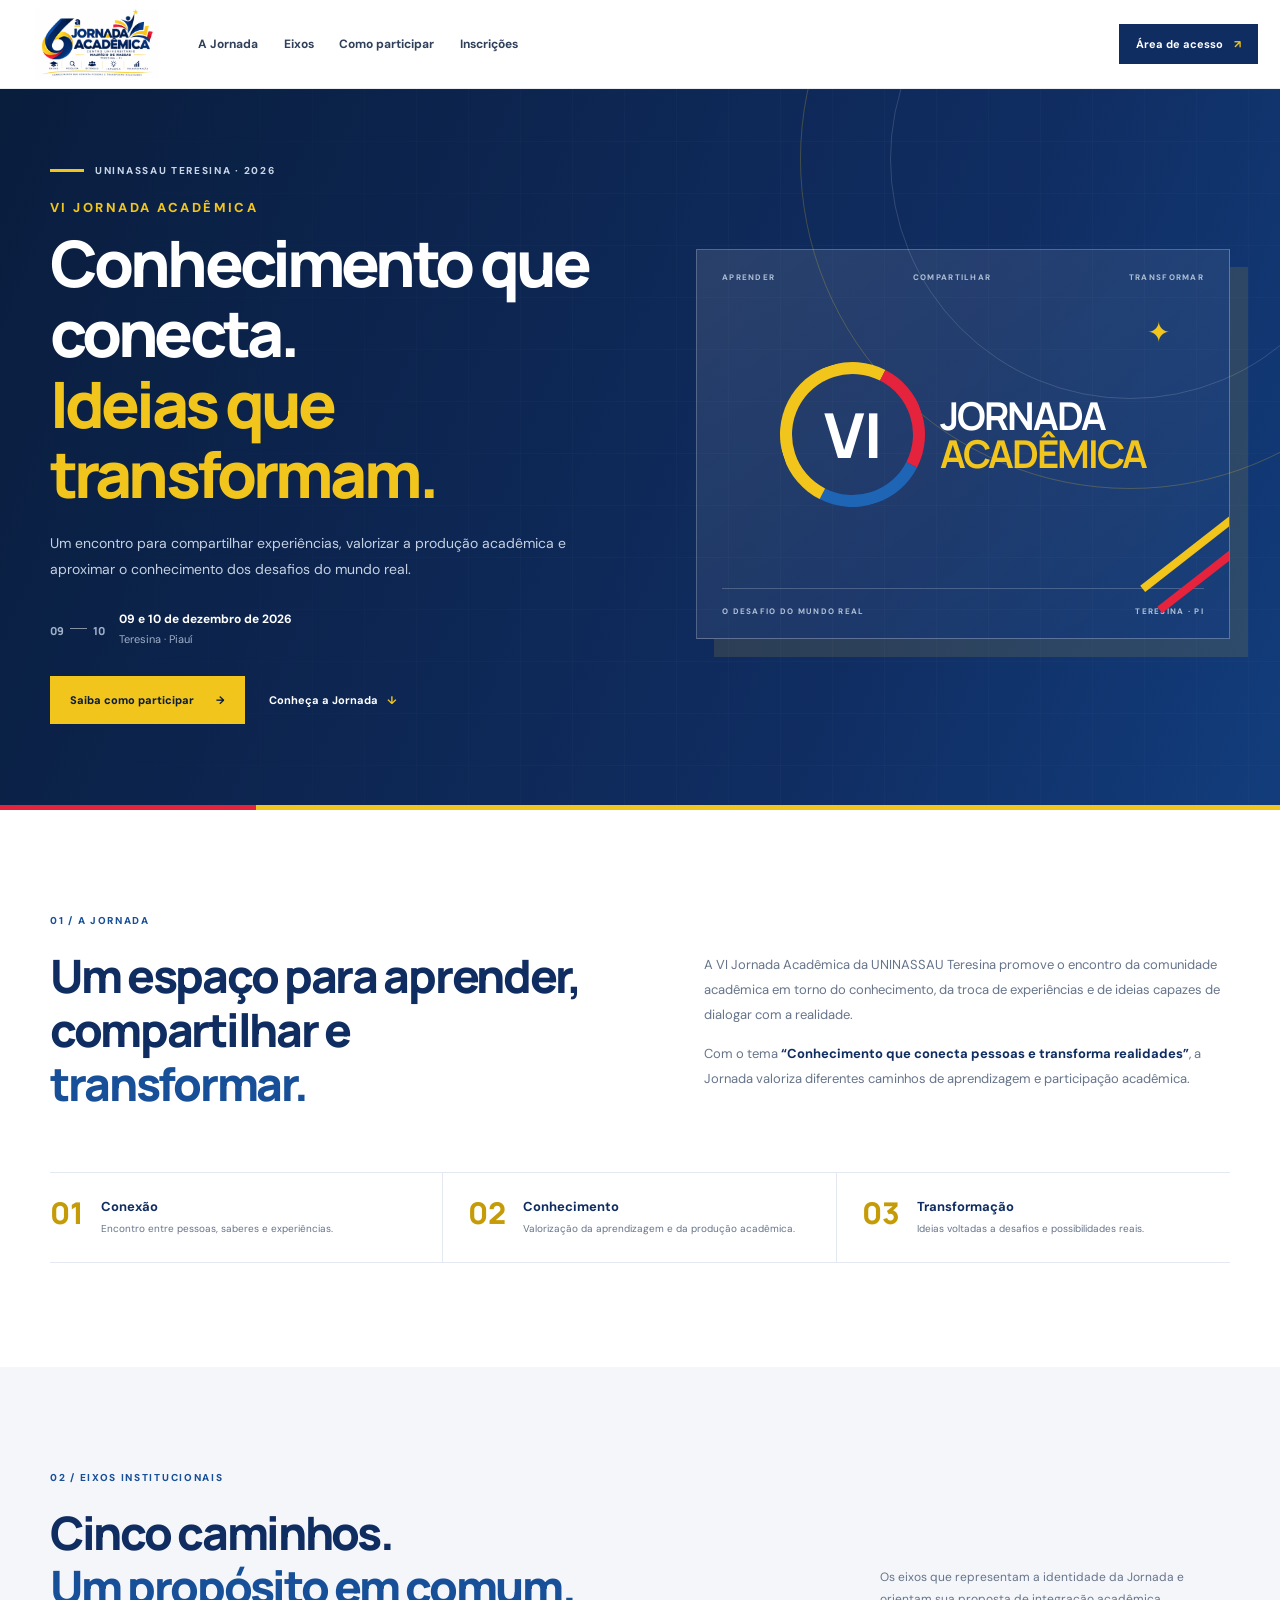
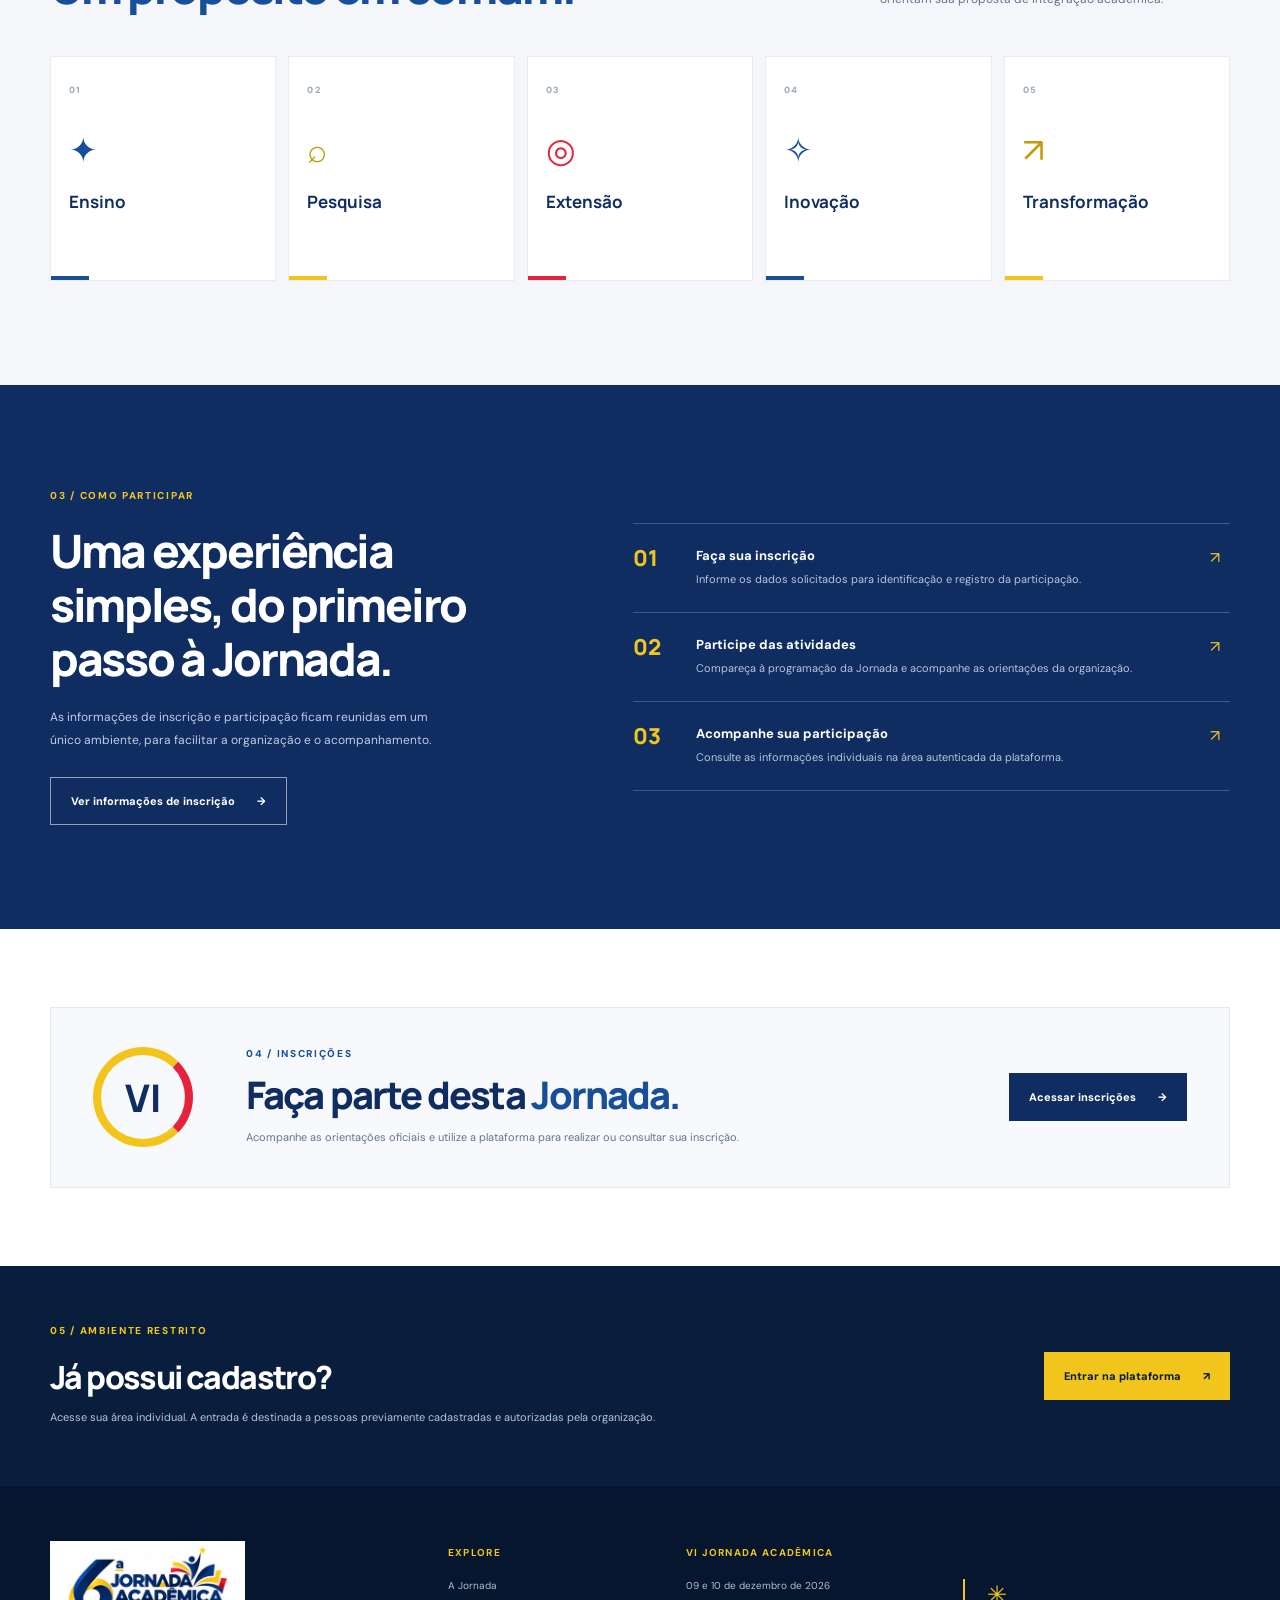
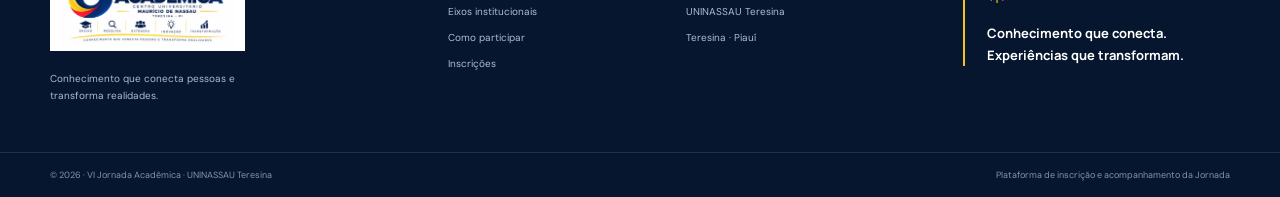
<file: index.html>
<!DOCTYPE html>
<html lang="pt-BR">
<head>
  <meta charset="UTF-8">
  <meta name="viewport" content="width=device-width, initial-scale=1.0">
  <meta name="description" content="VI Jornada Acadêmica da UNINASSAU Teresina. Conhecimento que conecta pessoas e transforma realidades.">
  <meta name="theme-color" content="#102d62">
  <title>VI Jornada Acadêmica | UNINASSAU Teresina</title>
  <link rel="preconnect" href="https://fonts.googleapis.com">
  <link rel="preconnect" href="https://fonts.gstatic.com" crossorigin>
  <link href="https://fonts.googleapis.com/css2?family=DM+Sans:wght@400;500;600;700&family=Manrope:wght@400;500;600;700;800&display=swap" rel="stylesheet">
  <link rel="stylesheet" href="css/style.css">
  <script defer src="js/main.js"></script>
</head>
<body>
  <a class="skip-link" href="#conteudo">Pular para o conteúdo</a>

  <header class="site-header">
    <div class="header-inner">
      <a class="brand" href="#inicio" aria-label="VI Jornada Acadêmica, início">
        <img src="assets/logo-jornada-original.png" alt="Logo oficial da VI Jornada Acadêmica">
      </a>

      <button class="menu-toggle" id="menuToggle" aria-label="Abrir navegação" aria-expanded="false" aria-controls="mainNav">
        <span></span><span></span><span></span>
      </button>

      <nav class="main-nav" id="mainNav" aria-label="Navegação principal">
        <a href="#jornada">A Jornada</a>
        <a href="#eixos">Eixos</a>
        <a href="#participar">Como participar</a>
        <a href="inscricao.html">Inscrições</a>
      </nav>

      <a class="header-access" href="#acesso">Área de acesso <span aria-hidden="true">↗</span></a>
    </div>
  </header>

  <main id="conteudo">
    <section class="hero" id="inicio">
      <div class="hero-grid-pattern" aria-hidden="true"></div>
      <div class="hero-orbit hero-orbit-one" aria-hidden="true"></div>
      <div class="hero-orbit hero-orbit-two" aria-hidden="true"></div>
      <div class="hero-content">
        <div class="hero-copy">
          <p class="eyebrow"><span></span> UNINASSAU TERESINA · 2026</p>
          <p class="hero-overline">VI JORNADA ACADÊMICA</p>
          <h1>Conhecimento que conecta.<br><em>Ideias que transformam.</em></h1>
          <p class="hero-description">Um encontro para compartilhar experiências, valorizar a produção acadêmica e aproximar o conhecimento dos desafios do mundo real.</p>
          <div class="hero-details">
            <div class="date-mark" aria-hidden="true"><span>09</span><i></i><span>10</span></div>
            <div><strong>09 e 10 de dezembro de 2026</strong><span>Teresina · Piauí</span></div>
          </div>
          <div class="hero-actions">
            <a class="button button-gold" href="#inscricoes">Saiba como participar <span aria-hidden="true">→</span></a>
            <a class="hero-secondary" href="#jornada">Conheça a Jornada <span aria-hidden="true">↓</span></a>
          </div>
        </div>

        <div class="hero-art" aria-label="Identidade visual da VI Jornada Acadêmica">
          <div class="art-top"><span>APRENDER</span><span>COMPARTILHAR</span><span>TRANSFORMAR</span></div>
          <div class="art-emblem">
            <div class="emblem-ring"><span>VI</span></div>
            <div class="emblem-title">JORNADA<br><b>ACADÊMICA</b></div>
            <div class="emblem-star" aria-hidden="true">✦</div>
          </div>
          <div class="art-bottom"><span>O DESAFIO DO MUNDO REAL</span><span>TERESINA · PI</span></div>
          <div class="art-ribbon ribbon-yellow" aria-hidden="true"></div>
          <div class="art-ribbon ribbon-red" aria-hidden="true"></div>
        </div>
      </div>
      <div class="hero-bottom-line"><span></span></div>
    </section>

    <section class="event-intro section-pad" id="jornada">
      <div class="section-wrap intro-layout">
        <div class="intro-heading">
          <p class="section-kicker">01 / A JORNADA</p>
          <h2>Um espaço para aprender, compartilhar e <span>transformar.</span></h2>
        </div>
        <div class="intro-body">
          <p>A VI Jornada Acadêmica da UNINASSAU Teresina promove o encontro da comunidade acadêmica em torno do conhecimento, da troca de experiências e de ideias capazes de dialogar com a realidade.</p>
          <p>Com o tema <strong>“Conhecimento que conecta pessoas e transforma realidades”</strong>, a Jornada valoriza diferentes caminhos de aprendizagem e participação acadêmica.</p>
        </div>
      </div>
      <div class="section-wrap intro-highlights">
        <article class="highlight-item"><span class="highlight-number">01</span><div><strong>Conexão</strong><p>Encontro entre pessoas, saberes e experiências.</p></div></article>
        <article class="highlight-item"><span class="highlight-number">02</span><div><strong>Conhecimento</strong><p>Valorização da aprendizagem e da produção acadêmica.</p></div></article>
        <article class="highlight-item"><span class="highlight-number">03</span><div><strong>Transformação</strong><p>Ideias voltadas a desafios e possibilidades reais.</p></div></article>
      </div>
    </section>

    <section class="axes-section section-pad" id="eixos">
      <div class="section-wrap">
        <div class="section-heading">
          <div><p class="section-kicker">02 / EIXOS INSTITUCIONAIS</p><h2>Cinco caminhos.<br><span>Um propósito em comum.</span></h2></div>
          <p>Os eixos que representam a identidade da Jornada e orientam sua proposta de integração acadêmica.</p>
        </div>
        <div class="axes-list">
          <article class="axis-card axis-blue"><span class="axis-index">01</span><span class="axis-symbol" aria-hidden="true">✦</span><h3>Ensino</h3><span class="axis-line"></span></article>
          <article class="axis-card axis-gold"><span class="axis-index">02</span><span class="axis-symbol" aria-hidden="true">⌕</span><h3>Pesquisa</h3><span class="axis-line"></span></article>
          <article class="axis-card axis-red"><span class="axis-index">03</span><span class="axis-symbol" aria-hidden="true">◎</span><h3>Extensão</h3><span class="axis-line"></span></article>
          <article class="axis-card axis-blue"><span class="axis-index">04</span><span class="axis-symbol" aria-hidden="true">✧</span><h3>Inovação</h3><span class="axis-line"></span></article>
          <article class="axis-card axis-gold"><span class="axis-index">05</span><span class="axis-symbol" aria-hidden="true">↗</span><h3>Transformação</h3><span class="axis-line"></span></article>
        </div>
      </div>
    </section>

    <section class="participate-section section-pad" id="participar">
      <div class="section-wrap participate-layout">
        <div class="participate-heading">
          <p class="section-kicker section-kicker-light">03 / COMO PARTICIPAR</p>
          <h2>Uma experiência simples, do primeiro passo à Jornada.</h2>
          <p>As informações de inscrição e participação ficam reunidas em um único ambiente, para facilitar a organização e o acompanhamento.</p>
          <a class="button button-outline" href="#inscricoes">Ver informações de inscrição <span aria-hidden="true">→</span></a>
        </div>
        <div class="participate-steps">
          <article class="step-item"><span class="step-number">01</span><div><h3>Faça sua inscrição</h3><p>Informe os dados solicitados para identificação e registro da participação.</p></div><span class="step-arrow" aria-hidden="true">↗</span></article>
          <article class="step-item"><span class="step-number">02</span><div><h3>Participe das atividades</h3><p>Compareça à programação da Jornada e acompanhe as orientações da organização.</p></div><span class="step-arrow" aria-hidden="true">↗</span></article>
          <article class="step-item"><span class="step-number">03</span><div><h3>Acompanhe sua participação</h3><p>Consulte as informações individuais na área autenticada da plataforma.</p></div><span class="step-arrow" aria-hidden="true">↗</span></article>
        </div>
      </div>
    </section>

    <section class="registration-section section-pad" id="inscricoes">
      <div class="section-wrap registration-panel">
        <div class="registration-mark" aria-hidden="true">VI<span>JA</span></div>
        <div class="registration-copy">
          <p class="section-kicker">04 / INSCRIÇÕES</p>
          <h2>Faça parte desta <span>Jornada.</span></h2>
          <p>Acompanhe as orientações oficiais e utilize a plataforma para realizar ou consultar sua inscrição.</p>
        </div>
        <a class="button button-navy" href="inscricao.html">Acessar inscrições <span aria-hidden="true">→</span></a>
      </div>
    </section>

    <section class="access-section" id="acesso">
      <div class="section-wrap access-inner">
        <div><p class="section-kicker section-kicker-light">05 / AMBIENTE RESTRITO</p><h2>Já possui cadastro?</h2><p>Acesse sua área individual. A entrada é destinada a pessoas previamente cadastradas e autorizadas pela organização.</p></div>
        <a class="button button-gold" href="login.html">Entrar na plataforma <span aria-hidden="true">↗</span></a>
      </div>
    </section>
  </main>

  <footer class="site-footer">
    <div class="section-wrap footer-top">
      <div class="footer-identity">
        <img src="assets/logo-jornada-original.png" alt="Logo oficial da VI Jornada Acadêmica">
        <p>Conhecimento que conecta pessoas e transforma realidades.</p>
      </div>
      <div class="footer-column"><h3>Explore</h3><a href="#jornada">A Jornada</a><a href="#eixos">Eixos institucionais</a><a href="#participar">Como participar</a><a href="inscricao.html">Inscrições</a></div>
      <div class="footer-column"><h3>VI Jornada Acadêmica</h3><span>09 e 10 de dezembro de 2026</span><span>UNINASSAU Teresina</span><span>Teresina · Piauí</span></div>
      <div class="footer-signoff"><span class="footer-star" aria-hidden="true">✳</span><strong>Conhecimento que conecta.<br>Experiências que transformam.</strong></div>
    </div>
    <div class="footer-bottom"><div class="section-wrap footer-bottom-inner"><span>© 2026 · VI Jornada Acadêmica · UNINASSAU Teresina</span><span>Plataforma de inscrição e acompanhamento da Jornada</span></div></div>
  </footer>
</body>
</html>
</file>
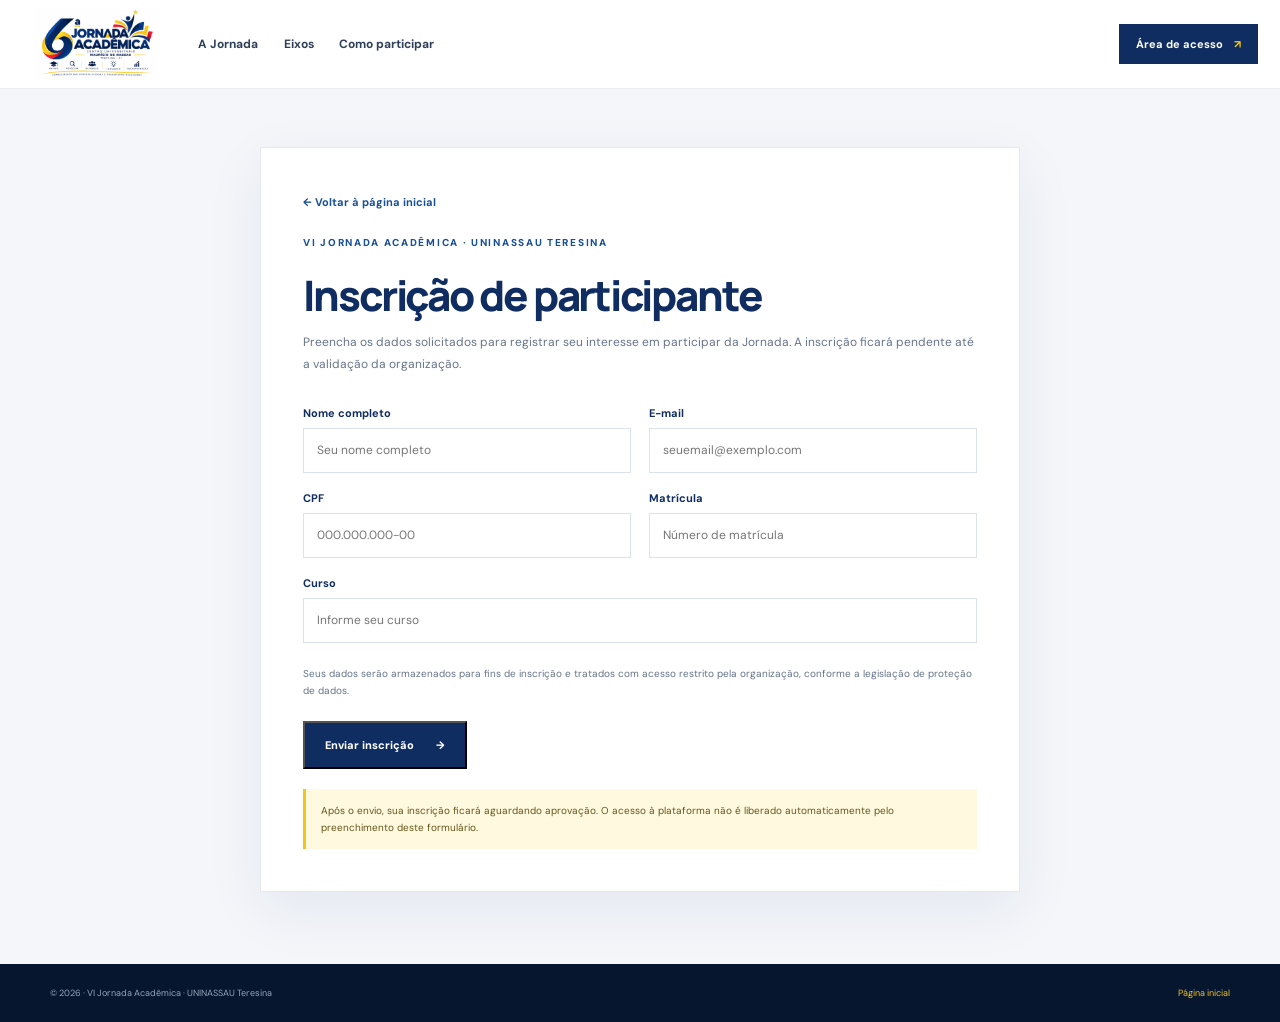
<file: inscricao.html>
<!DOCTYPE html>
<html lang="pt-BR">
<head>
  <meta charset="UTF-8"><meta name="viewport" content="width=device-width, initial-scale=1.0">
  <meta name="theme-color" content="#102d62"><title>Inscrições | VI Jornada Acadêmica</title>
  <link rel="preconnect" href="https://fonts.googleapis.com"><link rel="preconnect" href="https://fonts.gstatic.com" crossorigin>
  <link href="https://fonts.googleapis.com/css2?family=DM+Sans:wght@400;500;600;700&family=Manrope:wght@500;600;700;800&display=swap" rel="stylesheet">
  <link rel="stylesheet" href="/css/style.css"><script defer src="/js/main.js"></script>
</head>
<body class="subpage">
  <header class="site-header"><div class="header-inner">
    <a class="brand" href="/" aria-label="Voltar ao início"><img src="/assets/logo-jornada-original.png" alt="Logo oficial da VI Jornada Acadêmica"></a>
    <nav class="main-nav subpage-nav" aria-label="Navegação principal"><a href="/#jornada">A Jornada</a><a href="/#eixos">Eixos</a><a href="/#participar">Como participar</a></nav>
    <a class="header-access" href="/login">Área de acesso <span aria-hidden="true">↗</span></a>
  </div></header>
  <main class="form-page">
    <div class="form-shell">
      <a class="back-link" href="/">← Voltar à página inicial</a>
      <p class="section-kicker">VI JORNADA ACADÊMICA · UNINASSAU TERESINA</p>
      <h1>Inscrição de participante</h1>
      <p class="form-intro">Preencha os dados solicitados para registrar seu interesse em participar da Jornada. A inscrição ficará pendente até a validação da organização.</p>
      <form class="prototype-form" id="registrationForm" method="post" action="/inscricao.html">
        <input type="hidden" name="csrf_token" value="{{ csrf_token() }}">
        <div class="form-grid">
          <label>Nome completo<input name="nome" autocomplete="name" maxlength="160" placeholder="Seu nome completo" required></label>
          <label>E-mail<input name="email" type="email" autocomplete="email" maxlength="254" placeholder="seuemail@exemplo.com" required></label>
          <label>CPF<input name="cpf" inputmode="numeric" maxlength="14" placeholder="000.000.000-00" required></label>
          <label>Matrícula<input name="matricula" maxlength="40" placeholder="Número de matrícula" required></label>
          <label class="field-full">Curso<input name="curso" maxlength="120" placeholder="Informe seu curso" required></label>
        </div>
        <p class="form-privacy">Seus dados serão armazenados para fins de inscrição e tratados com acesso restrito pela organização, conforme a legislação de proteção de dados.</p>
        <button class="button button-navy" type="submit">Enviar inscrição <span aria-hidden="true">→</span></button>
        <p class="prototype-notice" role="note">Após o envio, sua inscrição ficará aguardando aprovação. O acesso à plataforma não é liberado automaticamente pelo preenchimento deste formulário.</p>
      </form>
    </div>
  </main>
  <footer class="site-footer"><div class="section-wrap footer-bottom-inner single-footer"><span>© 2026 · VI Jornada Acadêmica · UNINASSAU Teresina</span><a href="/">Página inicial</a></div></footer>
</body>
</html>
</file>
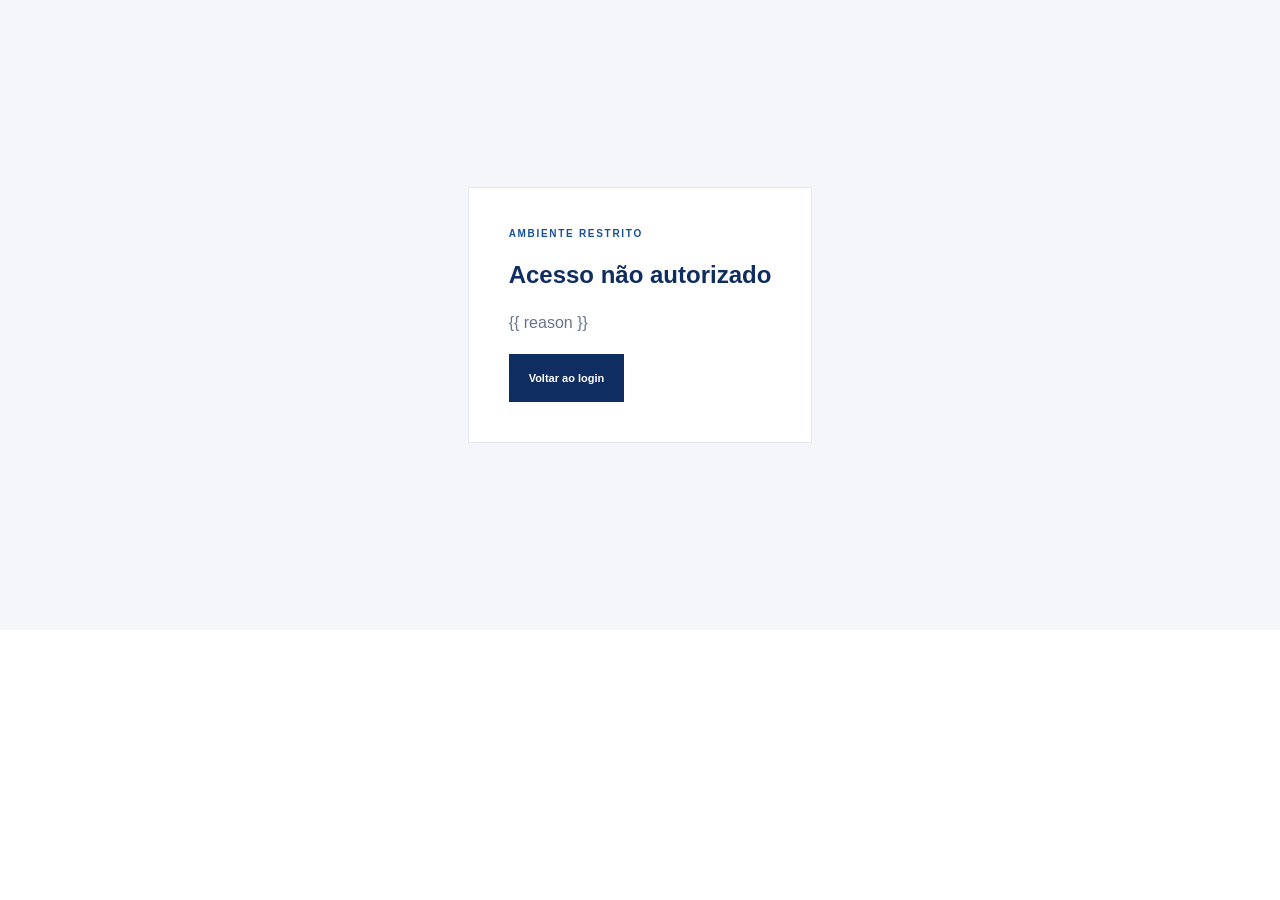
<file: templates/access_denied.html>
<!DOCTYPE html>
<html lang="pt-BR"><head><meta charset="UTF-8"><meta name="viewport" content="width=device-width,initial-scale=1"><title>Acesso não autorizado</title><link rel="stylesheet" href="/css/style.css"></head>
<body><main style="min-height:70vh;display:grid;place-items:center;padding:32px;background:#f4f6fa"><section style="max-width:600px;padding:40px;background:white;border:1px solid #e4e9f1"><p class="section-kicker">AMBIENTE RESTRITO</p><h1 style="color:#102d62">Acesso não autorizado</h1><p style="line-height:1.8;color:#66748a">{{ reason }}</p><a class="button button-navy" href="/login.html">Voltar ao login</a></section></main></body></html>
</file>
<file: css/style.css>
:root {
  --navy: #102d62;
  --navy-dark: #091d3d;
  --blue: #174f98;
  --gold: #f2c51c;
  --gold-light: #ffdf65;
  --red: #e5233d;
  --ink: #14213a;
  --muted: #66748a;
  --paper: #fff;
  --mist: #f4f6fa;
  --line: #e4e9f1;
  --sans: 'DM Sans', sans-serif;
  --display: 'Manrope', sans-serif;
}
* { box-sizing: border-box; }
html { scroll-behavior: smooth; scroll-padding-top: 100px; }
body { margin: 0; color: var(--ink); background: var(--paper); font-family: var(--sans); -webkit-font-smoothing: antialiased; }
a { color: inherit; text-decoration: none; }
button { font: inherit; }
.section-wrap { width: min(1180px, calc(100% - 52px)); margin: 0 auto; }
.section-pad { padding: 104px 0; }
.skip-link { position: absolute; left: 14px; top: -60px; z-index: 500; padding: 12px 16px; background: white; color: var(--navy); }
.skip-link:focus { top: 12px; }

/* Cabeçalho: marca e navegação agrupadas à esquerda; acesso separado à direita. */
.site-header { position: sticky; top: 0; z-index: 100; background: rgba(255,255,255,.97); border-bottom: 1px solid rgba(16,45,98,.09); backdrop-filter: blur(15px); }
.header-inner { width: min(1320px, calc(100% - 44px)); min-height: 88px; margin: 0 auto; display: flex; align-items: center; justify-content: flex-start; gap: 26px; }
.brand { flex: 0 0 150px; width: 150px; height: 72px; display: flex; align-items: center; }
.brand img { width: 100%; max-height: 70px; object-fit: contain; }
.main-nav { display: flex; align-items: center; justify-content: flex-start; gap: clamp(14px, 2vw, 29px); }
.main-nav a { color: #30405a; font-size: 12px; font-weight: 700; white-space: nowrap; transition: color .2s; }
.main-nav a:hover { color: var(--blue); }
.header-access { margin-left: auto; padding: 13px 17px; background: var(--navy); color: white; font-size: 11px; font-weight: 700; white-space: nowrap; transition: background .2s, transform .2s; }
.header-access:hover { background: var(--blue); transform: translateY(-2px); }
.header-access span { color: var(--gold); margin-left: 8px; }
.menu-toggle { display: none; }

/* Hero */
.hero { min-height: 610px; position: relative; overflow: hidden; color: white; background: linear-gradient(112deg, #091d3d 0%, #102d62 68%, #123d7c 100%); }
.hero-grid-pattern { position: absolute; inset: 0; opacity: .13; background-image: linear-gradient(rgba(255,255,255,.14) 1px, transparent 1px), linear-gradient(90deg, rgba(255,255,255,.14) 1px, transparent 1px); background-size: 52px 52px; mask-image: linear-gradient(90deg, transparent, black 45%, black); }
.hero-orbit { position: absolute; border: 1px solid rgba(242,197,28,.23); border-radius: 50%; pointer-events: none; }
.hero-orbit-one { width: 660px; height: 660px; right: -180px; top: -260px; }
.hero-orbit-two { width: 480px; height: 480px; right: -90px; top: -170px; border-color: rgba(255,255,255,.14); }
.hero-content { width: min(1180px, calc(100% - 52px)); min-height: 600px; margin: 0 auto; padding: 75px 0 86px; display: grid; grid-template-columns: 1.05fr .95fr; align-items: center; gap: 56px; position: relative; z-index: 1; }
.eyebrow, .section-kicker { display: flex; align-items: center; gap: 11px; margin: 0 0 22px; color: var(--blue); font-size: 10px; font-weight: 800; letter-spacing: .17em; text-transform: uppercase; }
.eyebrow { color: #c8d5e7; }
.eyebrow span { width: 34px; height: 3px; background: var(--gold); }
.hero-overline { margin: 0 0 12px; color: var(--gold); font-size: 13px; font-weight: 800; letter-spacing: .19em; }
.hero h1 { margin: 0 0 20px; max-width: 660px; font: 800 clamp(40px, 5vw, 65px)/1.1 var(--display); letter-spacing: -.06em; }
.hero h1 em { color: var(--gold); font-style: normal; }
.hero-description { max-width: 540px; margin: 0; color: #c5d1e1; font-size: 14px; line-height: 1.9; }
.hero-details { display: flex; align-items: center; gap: 14px; margin: 28px 0 30px; }
.date-mark { display: flex; align-items: center; gap: 6px; color: var(--gold); font: 800 23px/1 var(--display); }
.date-mark i { width: 17px; height: 1px; background: rgba(255,255,255,.5); }
.hero-details strong, .hero-details span { display: block; }
.hero-details strong { font-size: 12px; }
.hero-details span { margin-top: 5px; color: #9fb0c8; font-size: 11px; }
.hero-actions { display: flex; flex-wrap: wrap; align-items: center; gap: 24px; }
.button { min-height: 48px; display: inline-flex; align-items: center; justify-content: center; gap: 22px; padding: 0 20px; font-size: 11px; font-weight: 800; transition: transform .2s, background .2s; }
.button:hover { transform: translateY(-2px); }
.button-gold { background: var(--gold); color: var(--navy-dark); }
.button-gold:hover { background: var(--gold-light); }
.hero-secondary { color: white; font-size: 11px; font-weight: 700; }
.hero-secondary span { color: var(--gold); padding-left: 6px; }
.hero-art { min-height: 390px; position: relative; display: flex; flex-direction: column; justify-content: space-between; padding: 22px 25px; border: 1px solid rgba(255,255,255,.25); background: linear-gradient(145deg, rgba(255,255,255,.11), rgba(255,255,255,.025)); box-shadow: 18px 18px 0 rgba(242,197,28,.12); overflow: hidden; }
.art-top, .art-bottom { display: flex; justify-content: space-between; gap: 10px; color: #adbed4; font-size: 8px; font-weight: 800; letter-spacing: .16em; }
.art-emblem { width: 100%; flex: 1; display: flex; align-items: center; justify-content: center; gap: 15px; position: relative; }
.emblem-ring { width: 145px; height: 145px; flex: 0 0 145px; display: grid; place-items: center; border: 12px solid var(--gold); border-right-color: var(--red); border-bottom-color: #1f65b6; border-radius: 50%; transform: rotate(-18deg); }
.emblem-ring span { color: white; font: 800 62px/1 var(--display); transform: rotate(18deg); }
.emblem-title { color: white; font: 700 clamp(26px, 3vw, 39px)/.98 var(--display); letter-spacing: -.05em; }
.emblem-title b { color: var(--gold); }
.emblem-star { position: absolute; top: 32px; right: 34px; color: var(--gold); font-size: 28px; }
.art-bottom { padding-top: 17px; border-top: 1px solid rgba(255,255,255,.2); }
.art-ribbon { position: absolute; width: 120px; height: 8px; right: -34px; bottom: 65px; transform: rotate(-38deg); }
.ribbon-yellow { background: var(--gold); right: -21px; bottom: 82px; }
.ribbon-red { background: var(--red); right: -38px; bottom: 61px; }
.hero-bottom-line { position: absolute; right: 0; left: 0; bottom: 0; height: 5px; background: var(--gold); }
.hero-bottom-line span { display: block; width: 20%; height: 100%; background: var(--red); }

/* Conteúdo público */
.event-intro { background: white; }
.intro-layout { display: grid; grid-template-columns: 1fr .95fr; gap: 100px; align-items: start; }
.intro-heading h2, .section-heading h2, .participate-heading h2, .registration-copy h2, .access-inner h2 { margin: 0; color: var(--navy); font: 800 clamp(32px, 3.6vw, 47px)/1.17 var(--display); letter-spacing: -.05em; }
.intro-heading h2 span, .section-heading h2 span, .registration-copy h2 span { color: var(--blue); }
.intro-body { padding-top: 25px; color: var(--muted); font-size: 13px; line-height: 1.95; }
.intro-body strong { color: var(--navy); }
.intro-highlights { display: grid; grid-template-columns: repeat(3, 1fr); margin-top: 62px; border-top: 1px solid var(--line); border-bottom: 1px solid var(--line); }
.highlight-item { display: flex; gap: 17px; padding: 25px 25px 25px 0; border-right: 1px solid var(--line); }
.highlight-item + .highlight-item { padding-left: 25px; }
.highlight-item:last-child { border: 0; }
.highlight-number { color: #c59c08; font: 800 30px/1 var(--display); }
.highlight-item strong { display: block; color: var(--navy); font-size: 13px; }
.highlight-item p { margin: 6px 0 0; color: var(--muted); font-size: 10px; line-height: 1.6; }

.axes-section { background: var(--mist); }
.section-heading { display: flex; justify-content: space-between; align-items: end; gap: 60px; margin-bottom: 42px; }
.section-heading > p { max-width: 350px; margin: 0 0 4px; color: var(--muted); font-size: 12px; line-height: 1.8; }
.axes-list { display: grid; grid-template-columns: repeat(5, 1fr); gap: 12px; }
.axis-card { min-height: 225px; padding: 20px 18px; position: relative; overflow: hidden; background: white; border: 1px solid #e7ebf2; transition: transform .22s, box-shadow .22s; }
.axis-card:hover { transform: translateY(-5px); box-shadow: 0 14px 30px rgba(16,45,98,.09); }
.axis-index { color: #9ba8bb; font-size: 9px; font-weight: 800; letter-spacing: .14em; }
.axis-symbol { display: block; margin: 30px 0 17px; color: var(--blue); font-size: 34px; }
.axis-gold .axis-symbol { color: #c49b08; }
.axis-red .axis-symbol { color: var(--red); }
.axis-card h3 { margin: 0; color: var(--navy); font: 700 17px var(--display); }
.axis-line { position: absolute; left: 0; bottom: 0; width: 38px; height: 4px; background: var(--blue); }
.axis-gold .axis-line { background: var(--gold); }
.axis-red .axis-line { background: var(--red); }

.participate-section { background: var(--navy); color: white; }
.section-kicker-light { color: var(--gold); }
.participate-layout { display: grid; grid-template-columns: .9fr 1.1fr; gap: 95px; align-items: center; }
.participate-heading h2, .access-inner h2 { color: white; }
.participate-heading > p:not(.section-kicker) { max-width: 400px; margin: 20px 0 25px; color: #c0cde0; font-size: 12px; line-height: 1.9; }
.button-outline { border: 1px solid rgba(255,255,255,.55); color: white; }
.button-outline:hover { background: rgba(255,255,255,.1); }
.participate-steps { border-top: 1px solid rgba(255,255,255,.2); }
.step-item { display: grid; grid-template-columns: 45px 1fr 20px; gap: 18px; align-items: start; padding: 23px 0; border-bottom: 1px solid rgba(255,255,255,.2); }
.step-number { color: var(--gold); font: 800 22px/1 var(--display); }
.step-item h3 { margin: 0 0 6px; color: white; font-size: 13px; }
.step-item p { max-width: 440px; margin: 0; color: #b7c5d9; font-size: 11px; line-height: 1.75; }
.step-arrow { color: var(--gold); font-size: 16px; }

.registration-section { padding-top: 78px; padding-bottom: 78px; }
.registration-panel { display: grid; grid-template-columns: 125px 1fr auto; gap: 28px; align-items: center; padding: 39px 42px; background: #f8f9fc; border: 1px solid var(--line); }
.registration-mark { width: 100px; height: 100px; display: grid; place-items: center; color: var(--navy); border: 8px solid var(--gold); border-right-color: var(--red); border-radius: 50%; font: 800 38px var(--display); }
.registration-mark span { display: none; }
.registration-copy .section-kicker { margin-bottom: 12px; }
.registration-copy h2 { font-size: clamp(28px, 3vw, 38px); }
.registration-copy p:not(.section-kicker) { max-width: 510px; margin: 12px 0 0; color: var(--muted); font-size: 11px; line-height: 1.8; }
.button-navy { background: var(--navy); color: white; }
.button-navy:hover { background: var(--blue); }

.access-section { padding: 58px 0; color: white; background: var(--navy-dark); }
.access-inner { display: flex; align-items: center; justify-content: space-between; gap: 45px; }
.access-inner h2 { font-size: 32px; }
.access-inner p:not(.section-kicker) { max-width: 620px; margin: 12px 0 0; color: #b6c3d6; font-size: 11px; line-height: 1.8; }

/* Rodapé institucional */
.site-footer { color: white; background: #06162f; }
.footer-top { display: grid; grid-template-columns: 1.35fr .75fr .9fr 1fr; gap: 38px; padding-top: 55px; padding-bottom: 48px; }
.footer-identity img { width: 195px; height: 110px; object-fit: contain; background: white; padding: 5px; }
.footer-identity p { max-width: 225px; margin: 14px 0 0; color: #aebbd0; font-size: 10px; line-height: 1.7; }
.footer-column { display: flex; flex-direction: column; align-items: flex-start; gap: 11px; }
.footer-column h3 { margin: 5px 0 8px; color: var(--gold); font-size: 10px; letter-spacing: .13em; text-transform: uppercase; }
.footer-column a, .footer-column span { color: #afbdd1; font-size: 10px; line-height: 1.5; }
.footer-column a:hover { color: white; }
.footer-signoff { align-self: center; padding-left: 22px; border-left: 2px solid var(--gold); }
.footer-star { display: block; margin-bottom: 12px; color: var(--gold); font-size: 24px; }
.footer-signoff strong { font: 700 13px/1.7 var(--display); }
.footer-bottom { border-top: 1px solid rgba(255,255,255,.12); }
.footer-bottom-inner { display: flex; justify-content: space-between; gap: 15px; padding-top: 16px; padding-bottom: 16px; color: #8494ad; font-size: 9px; }

@media (max-width: 1050px) {
  .header-inner { gap: 18px; }
  .brand { flex-basis: 128px; width: 128px; }
  .main-nav { gap: 14px; }
  .main-nav a { font-size: 10px; }
  .hero-content { gap: 32px; }
  .hero-art { min-height: 350px; }
  .emblem-ring { width: 115px; height: 115px; flex-basis: 115px; }
  .emblem-ring span { font-size: 48px; }
  .axes-list { grid-template-columns: repeat(3, 1fr); }
  .participate-layout { gap: 55px; }
  .footer-top { grid-template-columns: 1.2fr 1fr 1fr; }
  .footer-signoff { display: none; }
}
@media (max-width: 760px) {
  .section-wrap, .hero-content { width: min(100% - 36px, 560px); }
  .header-inner { width: calc(100% - 32px); min-height: 74px; gap: 12px; }
  .brand { flex-basis: 120px; width: 120px; height: 62px; }
  .brand img { max-height: 60px; }
  .menu-toggle { order: 3; display: block; margin-left: 2px; padding: 8px; border: 0; background: transparent; cursor: pointer; }
  .menu-toggle span { display: block; width: 23px; height: 2px; margin: 5px 0; background: var(--navy); }
  .main-nav { display: none; position: absolute; top: 74px; left: 0; right: 0; padding: 12px 18px 18px; background: white; border-bottom: 1px solid var(--line); box-shadow: 0 12px 24px rgba(9,29,61,.09); flex-direction: column; align-items: stretch; gap: 0; }
  .main-nav.is-open { display: flex; }
  .main-nav a { padding: 13px 4px; font-size: 12px; border-bottom: 1px solid #edf0f5; }
  .header-access { margin-left: auto; padding: 11px 12px; font-size: 9px; }
  .hero-content { grid-template-columns: 1fr; min-height: auto; padding: 58px 0 70px; gap: 42px; }
  .hero h1 { font-size: clamp(38px, 10vw, 55px); }
  .hero-art { min-height: 300px; }
  .art-emblem { gap: 10px; }
  .emblem-ring { width: 105px; height: 105px; flex-basis: 105px; border-width: 9px; }
  .emblem-ring span { font-size: 44px; }
  .emblem-title { font-size: clamp(25px, 7vw, 36px); }
  .section-pad { padding: 72px 0; }
  .intro-layout, .participate-layout { grid-template-columns: 1fr; gap: 24px; }
  .intro-body { padding-top: 0; }
  .intro-highlights { grid-template-columns: 1fr; margin-top: 38px; }
  .highlight-item, .highlight-item + .highlight-item { padding: 18px 0; border-right: 0; border-bottom: 1px solid var(--line); }
  .highlight-item:last-child { border-bottom: 0; }
  .section-heading { display: block; }
  .section-heading > p { margin-top: 18px; }
  .axes-list { grid-template-columns: repeat(2, 1fr); }
  .axis-card { min-height: 185px; }
  .axis-symbol { margin: 21px 0 13px; }
  .participate-layout { gap: 38px; }
  .registration-panel { grid-template-columns: 1fr; gap: 20px; padding: 28px 24px; }
  .registration-mark { width: 74px; height: 74px; border-width: 6px; font-size: 28px; }
  .registration-panel .button { justify-self: start; }
  .access-inner { align-items: flex-start; flex-direction: column; gap: 22px; }
  .footer-top { grid-template-columns: repeat(2, 1fr); gap: 32px 20px; }
  .footer-identity { grid-column: 1 / -1; }
  .footer-bottom-inner { flex-direction: column; }
}
@media (max-width: 390px) {
  .brand { flex-basis: 100px; width: 100px; }
  .header-access { padding: 10px; font-size: 8px; }
  .axes-list { grid-template-columns: 1fr; }
  .axis-card { min-height: 150px; }
  .hero-actions { align-items: flex-start; flex-direction: column; gap: 17px; }
  .art-top, .art-bottom { font-size: 7px; }
}

/* Telas de inscrição e acesso: protótipos visuais, ainda sem envio/autenticação. */
.subpage { min-height: 100vh; display: flex; flex-direction: column; background: var(--mist); }
.subpage main { flex: 1; }
.subpage-nav { margin-right: auto; }
.form-page, .login-page { padding: 58px 18px 72px; }
.form-shell { width: min(760px, 100%); margin: 0 auto; padding: 42px; background: white; border: 1px solid var(--line); box-shadow: 0 18px 55px rgba(16,45,98,.07); }
.back-link { display: inline-block; margin-bottom: 27px; color: var(--blue); font-size: 11px; font-weight: 700; }
.form-shell h1, .login-card h1 { margin: 0 0 12px; color: var(--navy); font: 800 clamp(30px, 5vw, 42px)/1.15 var(--display); letter-spacing: -.05em; }
.form-intro, .login-card > p:not(.section-kicker) { color: var(--muted); font-size: 12px; line-height: 1.85; }
.prototype-form { margin-top: 30px; }
.form-grid { display: grid; grid-template-columns: 1fr 1fr; gap: 18px; }
.form-grid label { display: flex; flex-direction: column; gap: 8px; color: var(--navy); font-size: 11px; font-weight: 700; }
.form-grid .field-full { grid-column: 1 / -1; }
.form-grid input { min-height: 45px; padding: 0 13px; border: 1px solid #dbe2ec; outline: none; color: var(--ink); font: 12px var(--sans); }
.form-grid input:focus { border-color: var(--blue); box-shadow: 0 0 0 3px rgba(23,79,152,.09); }
.form-privacy { margin: 22px 0; color: var(--muted); font-size: 10px; line-height: 1.7; }
.prototype-notice, .login-prototype-note { margin: 20px 0 0; padding: 13px 15px; border-left: 3px solid var(--gold); background: #fff9df; color: #66551b; font-size: 10px; line-height: 1.7; }
.login-page { display: grid; place-items: center; }
.login-card { width: min(460px, 100%); padding: 42px; background: white; border: 1px solid var(--line); box-shadow: 0 18px 55px rgba(16,45,98,.08); }
.google-button { width: 100%; min-height: 48px; display: flex; justify-content: center; align-items: center; gap: 12px; margin-top: 25px; border: 1px solid #d9e0e9; background: #f4f6f9; color: #8490a0; font-size: 12px; font-weight: 700; cursor: not-allowed; }
.google-g { color: #4285f4; font: 800 19px Arial, sans-serif; }
.login-divider { display: flex; align-items: center; gap: 12px; margin: 28px 0 18px; color: #8792a4; font-size: 8px; font-weight: 800; letter-spacing: .13em; }
.login-divider:before, .login-divider:after { content: ''; flex: 1; height: 1px; background: var(--line); }
.register-link { display: flex; justify-content: space-between; color: var(--navy); font-size: 11px; font-weight: 700; }
.login-back { margin: 30px 0 0; }
.single-footer { min-height: 58px; display: flex; align-items: center; justify-content: space-between; gap: 15px; color: #95a5bb; font-size: 9px; }
.single-footer a { color: var(--gold); }
@media (max-width: 760px) {
  .form-shell, .login-card { padding: 28px 22px; }
  .form-grid { grid-template-columns: 1fr; }
  .form-grid .field-full { grid-column: auto; }
}
</file>
